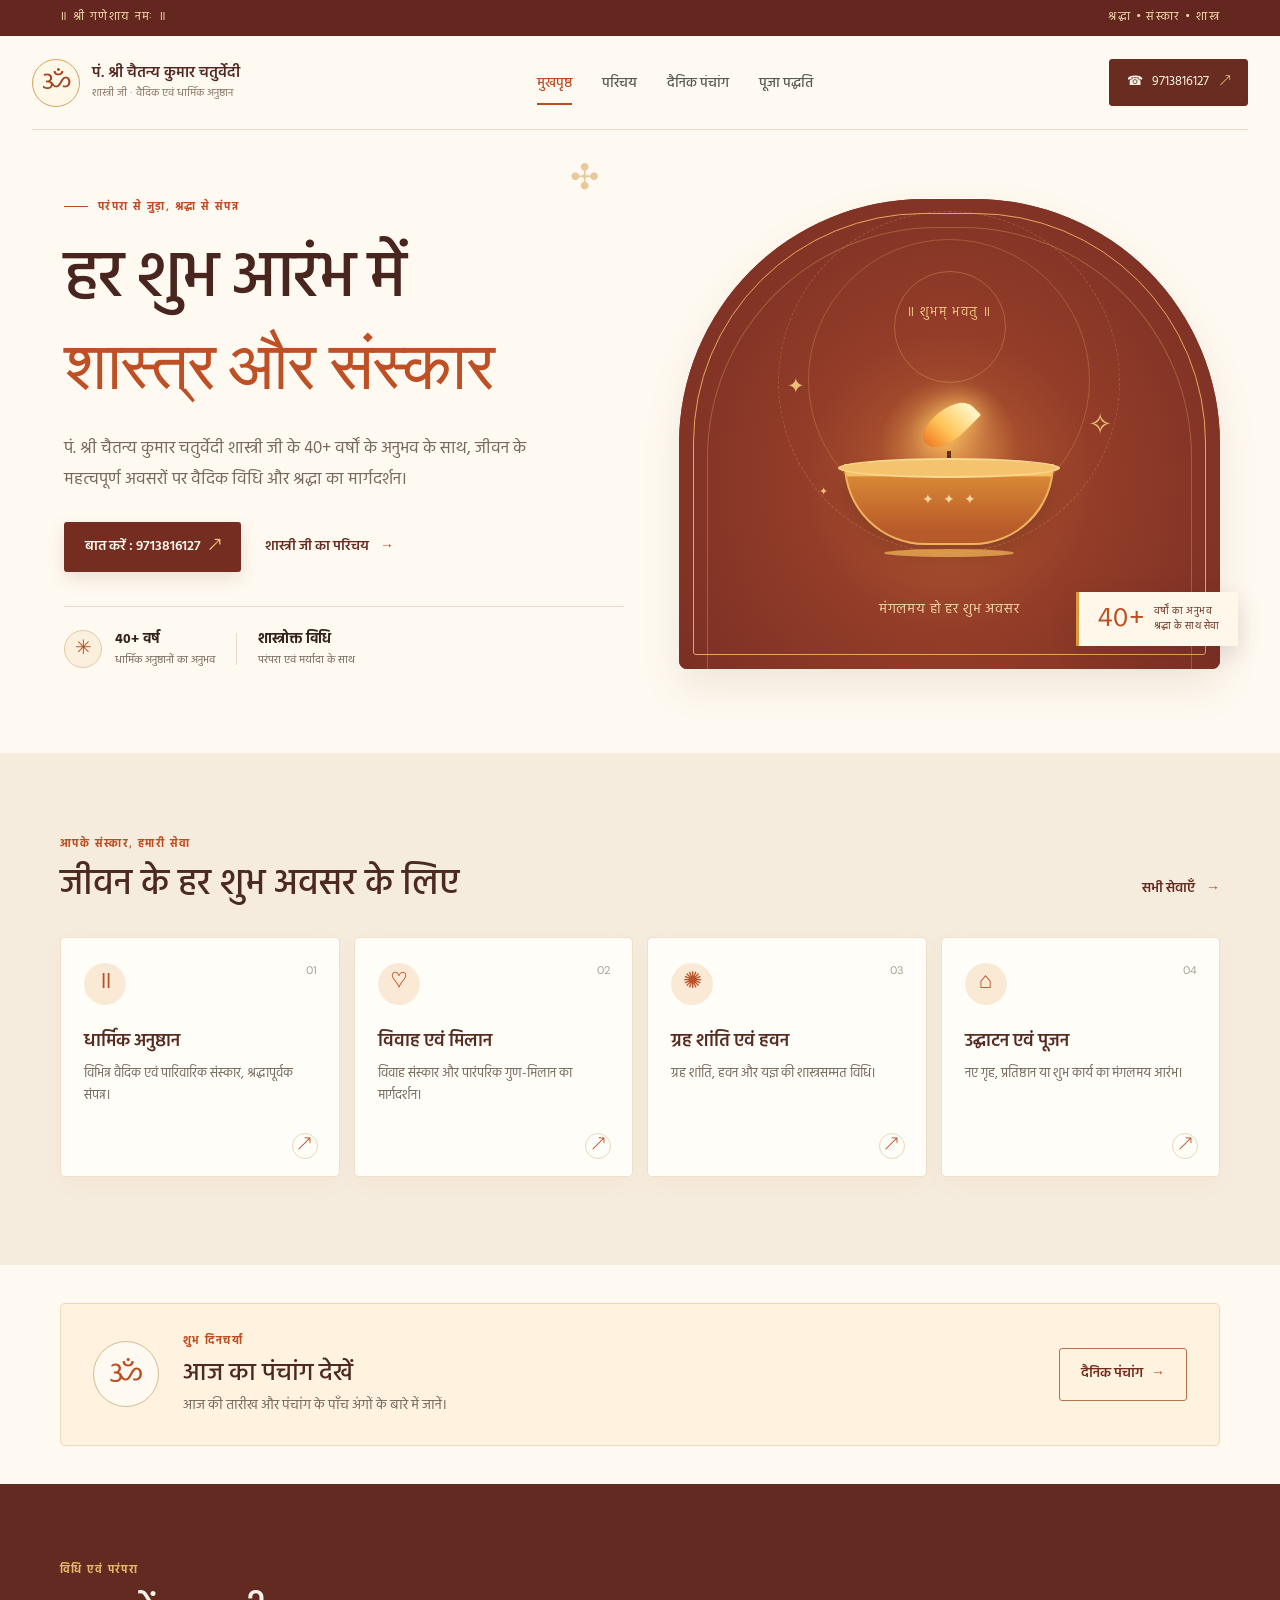
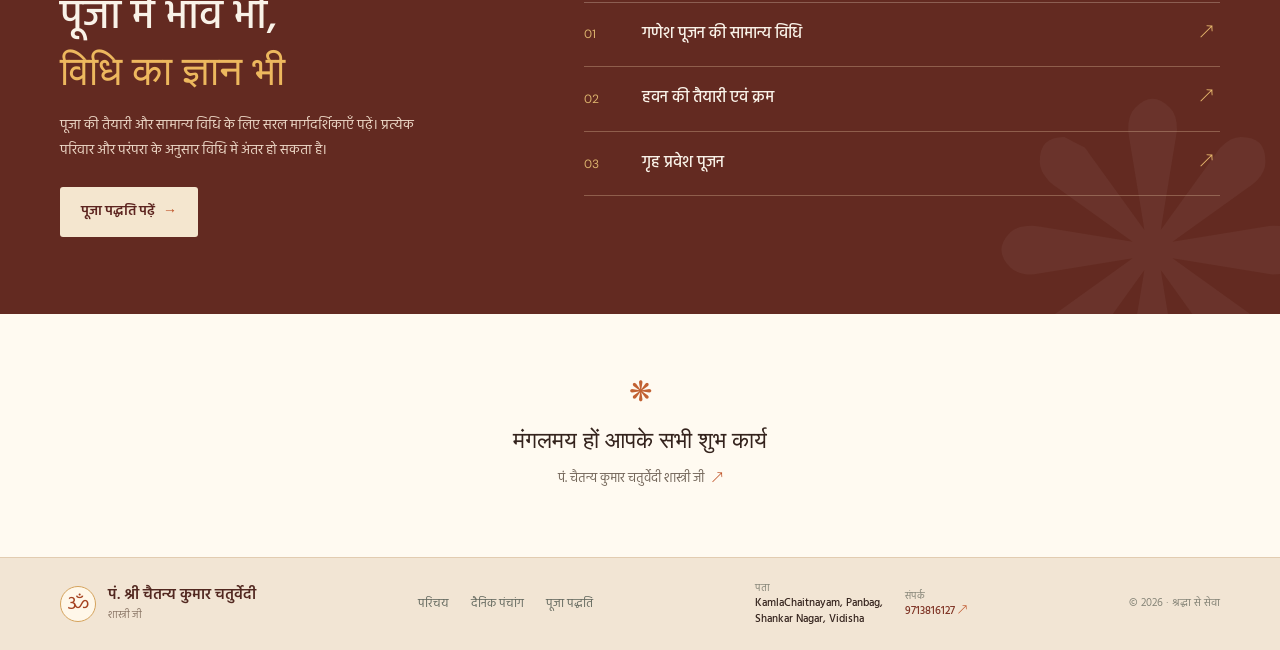
<file: index.html>
<!doctype html>
<html lang="hi">
<head>
  <meta charset="utf-8">
  <meta name="viewport" content="width=device-width, initial-scale=1">
  <meta name="theme-color" content="#f8f4eb">
  <meta name="description" content="पं. श्री चैतन्य कुमार चतुर्वेदी शास्त्री जी — 40+ वर्षों का वैदिक एवं धार्मिक अनुष्ठानों का अनुभव।">
  <title>पं. श्री चैतन्य कुमार चतुर्वेदी शास्त्री जी | वैदिक अनुष्ठान</title>
  <link rel="preconnect" href="https://fonts.googleapis.com">
  <link rel="preconnect" href="https://fonts.gstatic.com" crossorigin>
  <link href="https://fonts.googleapis.com/css2?family=DM+Sans:wght@400;500;600;700&family=Hind:wght@400;500;600;700&family=Playfair+Display:wght@500;600&display=swap" rel="stylesheet">
  <link rel="stylesheet" href="styles.css">
  <script src="script.js" defer></script>
</head>
<body>
  <div class="topline"><span>॥ श्री गणेशाय नमः ॥</span><span>श्रद्धा • संस्कार • शास्त्र</span></div>
  <header class="site-header">
    <a class="brand" href="index.html" aria-label="मुखपृष्ठ">
      <span class="brand-mark" aria-hidden="true">ॐ</span>
      <span><strong>पं. श्री चैतन्य कुमार चतुर्वेदी</strong><small>शास्त्री जी · वैदिक एवं धार्मिक अनुष्ठान</small></span>
    </a>
    <button class="menu-toggle" aria-label="मेनू खोलें" aria-expanded="false">☰</button>
    <nav class="nav-links" aria-label="मुख्य नेविगेशन">
      <a class="active" href="index.html">मुखपृष्ठ</a><a href="about.html">परिचय</a><a href="panchang.html">दैनिक पंचांग</a><a href="pooja.html">पूजा पद्धति</a>
    </nav>
    <a class="nav-cta" href="tel:9713816127">☎ &nbsp; 9713816127 <span>↗</span></a>
  </header>
  <main>
    <section class="hero wrap">
      <div class="hero-copy">
        <div class="eyebrow"><span class="eyebrow-line"></span> परंपरा से जुड़ा, श्रद्धा से संपन्न</div>
        <h1>हर शुभ आरंभ में<br><em>शास्त्र और संस्कार</em></h1>
        <p class="hero-intro">पं. श्री चैतन्य कुमार चतुर्वेदी शास्त्री जी के 40+ वर्षों के अनुभव के साथ, जीवन के महत्वपूर्ण अवसरों पर वैदिक विधि और श्रद्धा का मार्गदर्शन।</p>
        <div class="hero-actions"><a class="button button-dark" href="tel:9713816127">बात करें : 9713816127 <span>↗</span></a><a class="text-link" href="about.html">शास्त्री जी का परिचय <span>→</span></a></div>
        <div class="hero-note"><span class="note-icon">✳</span><span><strong>40+ वर्ष</strong><small>धार्मिक अनुष्ठानों का अनुभव</small></span><i></i><span><strong>शास्त्रोक्त विधि</strong><small>परंपरा एवं मर्यादा के साथ</small></span></div>
      </div>
      <div class="hero-art" role="img" aria-label="जलते हुए दीपक और मंदिर के तोरण की कलात्मक सज्जा">
        <div class="art-frame"><div class="arch-lines"></div><span class="art-star star-one">✦</span><span class="art-star star-two">✧</span><span class="art-star star-three">✦</span><div class="art-top">॥ शुभम् भवतु ॥</div><div class="flame-glow"></div><div class="diya-flame"></div><div class="diya-wick"></div><div class="diya-bowl"><span>✦ &nbsp; ✦ &nbsp; ✦</span></div><div class="diya-base"></div><div class="art-bottom">मंगलमय हो हर शुभ अवसर</div></div>
        <div class="art-caption"><span>४०+</span><small>वर्षों का अनुभव<br>श्रद्धा के साथ सेवा</small></div>
      </div>
    </section>
    <section class="service-band" id="services"><div class="wrap">
      <div class="section-heading"><div><div class="eyebrow">आपके संस्कार, हमारी सेवा</div><h2>जीवन के हर शुभ अवसर के लिए</h2></div><a class="text-link" href="about.html#services">सभी सेवाएँ <span>→</span></a></div>
      <div class="service-grid">
        <a href="about.html#services" class="service-card"><span class="service-icon">॥</span><span class="service-number">01</span><h3>धार्मिक अनुष्ठान</h3><p>विभिन्न वैदिक एवं पारिवारिक संस्कार, श्रद्धापूर्वक संपन्न।</p><span class="card-arrow">↗</span></a>
        <a href="about.html#services" class="service-card"><span class="service-icon">♡</span><span class="service-number">02</span><h3>विवाह एवं मिलान</h3><p>विवाह संस्कार और पारंपरिक गुण-मिलान का मार्गदर्शन।</p><span class="card-arrow">↗</span></a>
        <a href="about.html#services" class="service-card"><span class="service-icon">✺</span><span class="service-number">03</span><h3>ग्रह शांति एवं हवन</h3><p>ग्रह शांति, हवन और यज्ञ की शास्त्रसम्मत विधि।</p><span class="card-arrow">↗</span></a>
        <a href="about.html#services" class="service-card"><span class="service-icon">⌂</span><span class="service-number">04</span><h3>उद्घाटन एवं पूजन</h3><p>नए गृह, प्रतिष्ठान या शुभ कार्य का मंगलमय आरंभ।</p><span class="card-arrow">↗</span></a>
      </div>
    </div></section>
    <section class="wisdom wrap"><div class="wisdom-symbol">ॐ</div><div><div class="eyebrow">शुभ दिनचर्या</div><h2>आज का पंचांग देखें</h2><p>आज की तारीख और पंचांग के पाँच अंगों के बारे में जानें।</p></div><a class="button button-outline" href="panchang.html">दैनिक पंचांग <span>→</span></a></section>
    <section class="guide-preview"><div class="wrap guide-inner"><div><div class="eyebrow">विधि एवं परंपरा</div><h2>पूजा में भाव भी,<br><em>विधि का ज्ञान भी</em></h2><p>पूजा की तैयारी और सामान्य विधि के लिए सरल मार्गदर्शिकाएँ पढ़ें। प्रत्येक परिवार और परंपरा के अनुसार विधि में अंतर हो सकता है।</p><a class="button button-light" href="pooja.html">पूजा पद्धति पढ़ें <span>→</span></a></div><div class="guide-list"><a href="pooja.html#ganesh"><span>01</span><strong>गणेश पूजन की सामान्य विधि</strong><b>↗</b></a><a href="pooja.html#havan"><span>02</span><strong>हवन की तैयारी एवं क्रम</strong><b>↗</b></a><a href="pooja.html#griha"><span>03</span><strong>गृह प्रवेश पूजन</strong><b>↗</b></a></div></div></section>
    <section class="closing wrap"><div class="closing-flower">❋</div><p>मंगलमय हों आपके सभी शुभ कार्य</p><a href="about.html">पं. चैतन्य कुमार चतुर्वेदी शास्त्री जी <span>↗</span></a></section>
  </main>
  <footer class="footer"><div class="wrap footer-inner"><a class="brand footer-brand" href="index.html"><span class="brand-mark">ॐ</span><span><strong>पं. श्री चैतन्य कुमार चतुर्वेदी</strong><small>शास्त्री जी</small></span></a><div class="footer-links"><a href="about.html">परिचय</a><a href="panchang.html">दैनिक पंचांग</a><a href="pooja.html">पूजा पद्धति</a></div><div class="footer-contact"><span><small>पता</small><strong>KamlaChaitnayam, Panbag,<br>Shankar Nagar, Vidisha</strong></span><span><small>संपर्क</small><a href="tel:9713816127">9713816127 <b>↗</b></a></span></div><small>© <span data-year></span> · श्रद्धा से सेवा</small></div></footer>
</body>
</html>
</file>
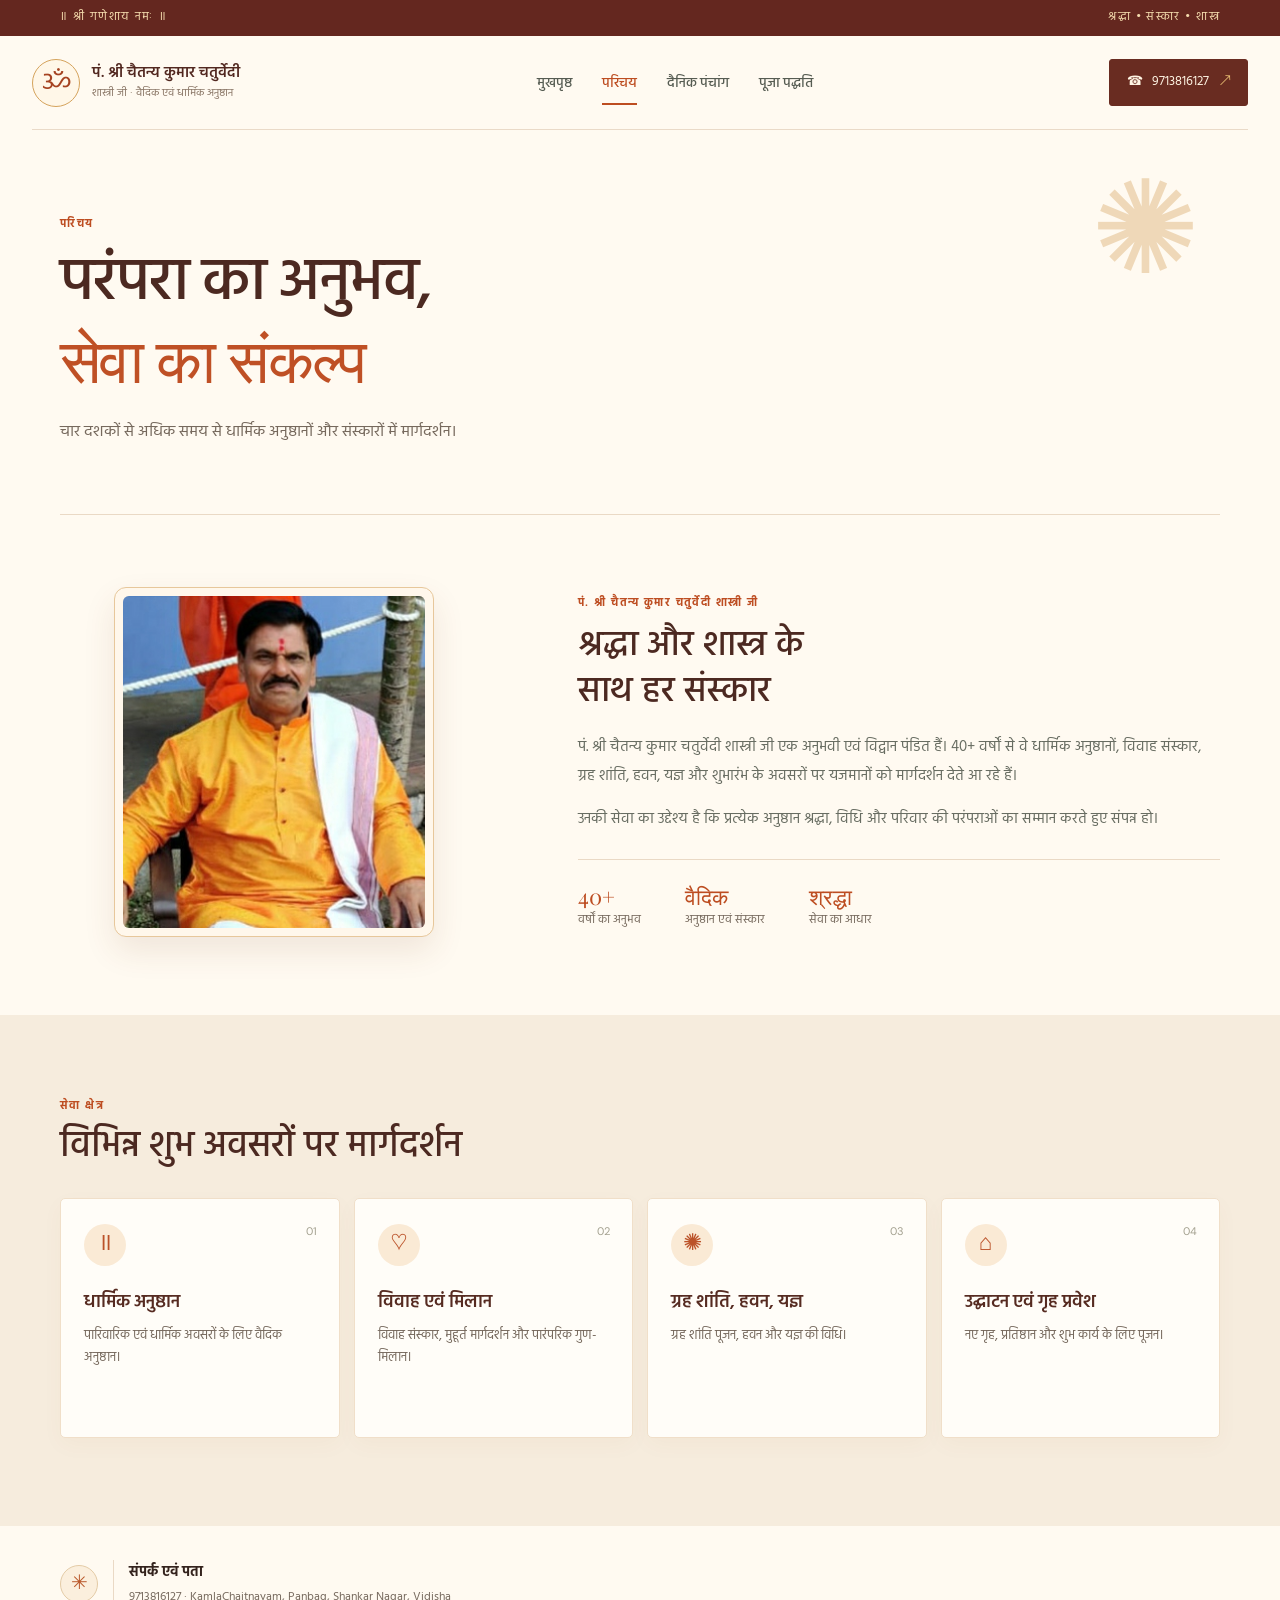
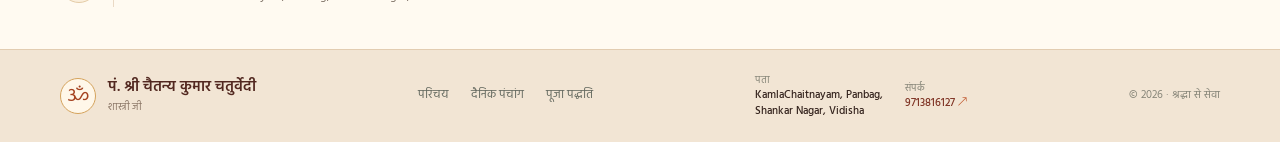
<file: about.html>
<!doctype html><html lang="hi"><head><meta charset="utf-8"><meta name="viewport" content="width=device-width, initial-scale=1"><meta name="theme-color" content="#f8f4eb"><title>परिचय | पं. श्री चैतन्य कुमार चतुर्वेदी शास्त्री जी</title><link rel="preconnect" href="https://fonts.googleapis.com"><link rel="preconnect" href="https://fonts.gstatic.com" crossorigin><link href="https://fonts.googleapis.com/css2?family=DM+Sans:wght@400;500;600;700&family=Hind:wght@400;500;600;700&family=Playfair+Display:wght@500;600&display=swap" rel="stylesheet"><link rel="stylesheet" href="styles.css"><script src="script.js" defer></script></head><body>
<div class="topline"><span>॥ श्री गणेशाय नमः ॥</span><span>श्रद्धा • संस्कार • शास्त्र</span></div><header class="site-header"><a class="brand" href="index.html"><span class="brand-mark">ॐ</span><span><strong>पं. श्री चैतन्य कुमार चतुर्वेदी</strong><small>शास्त्री जी · वैदिक एवं धार्मिक अनुष्ठान</small></span></a><button class="menu-toggle" aria-label="मेनू खोलें" aria-expanded="false">☰</button><nav class="nav-links" aria-label="मुख्य नेविगेशन"><a href="index.html">मुखपृष्ठ</a><a class="active" href="about.html">परिचय</a><a href="panchang.html">दैनिक पंचांग</a><a href="pooja.html">पूजा पद्धति</a></nav><a class="nav-cta" href="tel:9713816127">☎ &nbsp; 9713816127 <span>↗</span></a></header>
<main><section class="page-hero wrap"><div class="eyebrow">परिचय</div><h1>परंपरा का अनुभव,<br><em>सेवा का संकल्प</em></h1><p>चार दशकों से अधिक समय से धार्मिक अनुष्ठानों और संस्कारों में मार्गदर्शन।</p></section><section class="about-main wrap">
      <figure class="portrait-frame about-portrait">
        <div class="portrait-crop">
          <img src="pandit-chaitanya.png" width="417" height="700" alt="पं. श्री चैतन्य कुमार चतुर्वेदी शास्त्री जी">
        </div>
      </figure>
      <div class="about-copy"><div class="eyebrow">पं. श्री चैतन्य कुमार चतुर्वेदी शास्त्री जी</div><h2>श्रद्धा और शास्त्र के<br>साथ हर संस्कार</h2><p>पं. श्री चैतन्य कुमार चतुर्वेदी शास्त्री जी एक अनुभवी एवं विद्वान पंडित हैं। 40+ वर्षों से वे धार्मिक अनुष्ठानों, विवाह संस्कार, ग्रह शांति, हवन, यज्ञ और शुभारंभ के अवसरों पर यजमानों को मार्गदर्शन देते आ रहे हैं।</p><p>उनकी सेवा का उद्देश्य है कि प्रत्येक अनुष्ठान श्रद्धा, विधि और परिवार की परंपराओं का सम्मान करते हुए संपन्न हो।</p><div class="about-facts"><div><strong>40+</strong><span>वर्षों का अनुभव</span></div><div><strong>वैदिक</strong><span>अनुष्ठान एवं संस्कार</span></div><div><strong>श्रद्धा</strong><span>सेवा का आधार</span></div></div></div></section><section class="service-band" id="services"><div class="wrap"><div class="section-heading"><div><div class="eyebrow">सेवा क्षेत्र</div><h2>विभिन्न शुभ अवसरों पर मार्गदर्शन</h2></div></div><div class="service-grid"><article class="service-card"><span class="service-icon">॥</span><span class="service-number">01</span><h3>धार्मिक अनुष्ठान</h3><p>पारिवारिक एवं धार्मिक अवसरों के लिए वैदिक अनुष्ठान।</p></article><article class="service-card"><span class="service-icon">♡</span><span class="service-number">02</span><h3>विवाह एवं मिलान</h3><p>विवाह संस्कार, मुहूर्त मार्गदर्शन और पारंपरिक गुण-मिलान।</p></article><article class="service-card"><span class="service-icon">✺</span><span class="service-number">03</span><h3>ग्रह शांति, हवन, यज्ञ</h3><p>ग्रह शांति पूजन, हवन और यज्ञ की विधि।</p></article><article class="service-card"><span class="service-icon">⌂</span><span class="service-number">04</span><h3>उद्घाटन एवं गृह प्रवेश</h3><p>नए गृह, प्रतिष्ठान और शुभ कार्य के लिए पूजन।</p></article></div></div></section><section class="contact-note wrap"><span class="note-icon">✳</span><div><strong>संपर्क एवं पता</strong><p><a href="tel:9713816127">9713816127</a> · KamlaChaitnayam, Panbag, Shankar Nagar, Vidisha</p></div></section></main><footer class="footer"><div class="wrap footer-inner"><a class="brand footer-brand" href="index.html"><span class="brand-mark">ॐ</span><span><strong>पं. श्री चैतन्य कुमार चतुर्वेदी</strong><small>शास्त्री जी</small></span></a><div class="footer-links"><a href="about.html">परिचय</a><a href="panchang.html">दैनिक पंचांग</a><a href="pooja.html">पूजा पद्धति</a></div><div class="footer-contact"><span><small>पता</small><strong>KamlaChaitnayam, Panbag,<br>Shankar Nagar, Vidisha</strong></span><span><small>संपर्क</small><a href="tel:9713816127">9713816127 <b>↗</b></a></span></div><small>© <span data-year></span> · श्रद्धा से सेवा</small></div></footer></body></html>
</file>
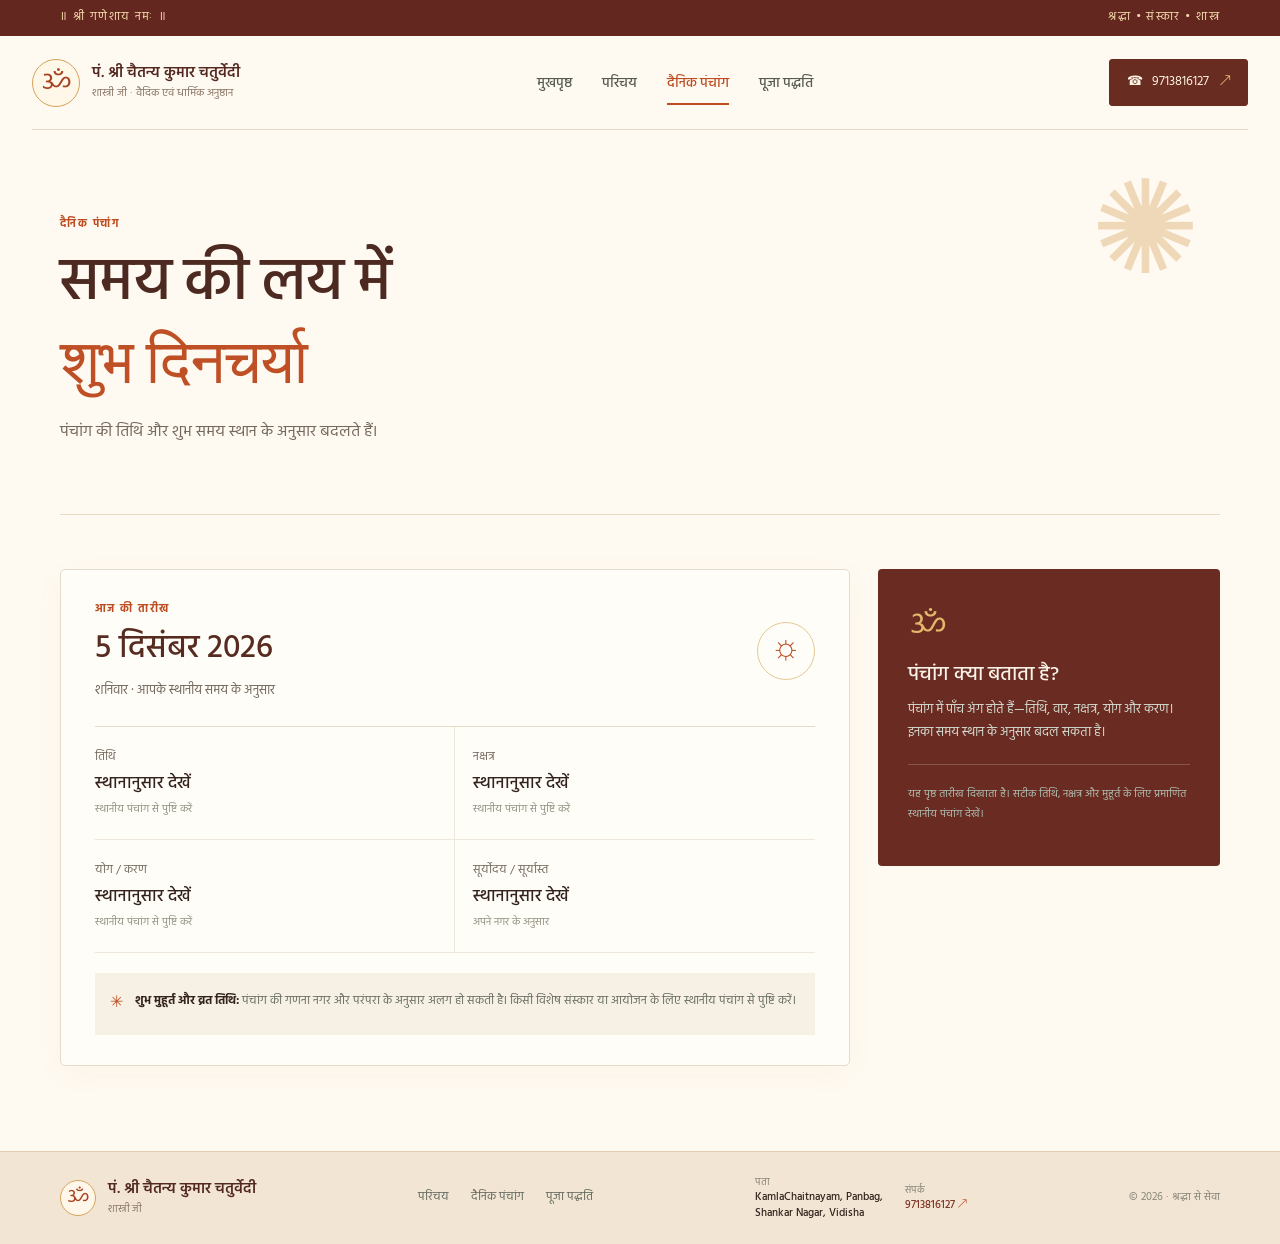
<file: panchang.html>
<!doctype html><html lang="hi"><head><meta charset="utf-8"><meta name="viewport" content="width=device-width, initial-scale=1"><meta name="theme-color" content="#f8f4eb"><title>दैनिक पंचांग | पं. श्री चैतन्य कुमार चतुर्वेदी शास्त्री जी</title><link rel="preconnect" href="https://fonts.googleapis.com"><link rel="preconnect" href="https://fonts.gstatic.com" crossorigin><link href="https://fonts.googleapis.com/css2?family=DM+Sans:wght@400;500;600;700&family=Hind:wght@400;500;600;700&family=Playfair+Display:wght@500;600&display=swap" rel="stylesheet"><link rel="stylesheet" href="styles.css"><script src="script.js" defer></script></head><body>
<div class="topline"><span>॥ श्री गणेशाय नमः ॥</span><span>श्रद्धा • संस्कार • शास्त्र</span></div><header class="site-header"><a class="brand" href="index.html"><span class="brand-mark">ॐ</span><span><strong>पं. श्री चैतन्य कुमार चतुर्वेदी</strong><small>शास्त्री जी · वैदिक एवं धार्मिक अनुष्ठान</small></span></a><button class="menu-toggle" aria-label="मेनू खोलें" aria-expanded="false">☰</button><nav class="nav-links" aria-label="मुख्य नेविगेशन"><a href="index.html">मुखपृष्ठ</a><a href="about.html">परिचय</a><a class="active" href="panchang.html">दैनिक पंचांग</a><a href="pooja.html">पूजा पद्धति</a></nav><a class="nav-cta" href="tel:9713816127">☎ &nbsp; 9713816127 <span>↗</span></a></header>
<main><section class="page-hero wrap"><div class="eyebrow">दैनिक पंचांग</div><h1>समय की लय में<br><em>शुभ दिनचर्या</em></h1><p>पंचांग की तिथि और शुभ समय स्थान के अनुसार बदलते हैं।</p></section><section class="panchang-wrap wrap"><div class="panchang-card"><div class="panchang-top"><div><span class="eyebrow">आज की तारीख</span><h2 id="today-date">आज</h2><p id="today-day">स्थान के अनुसार पंचांग बदल सकता है</p></div><div class="sun-icon">☼</div></div><div class="panchang-grid"><div class="panchang-item"><span>तिथि</span><strong>स्थानानुसार देखें</strong><small>स्थानीय पंचांग से पुष्टि करें</small></div><div class="panchang-item"><span>नक्षत्र</span><strong>स्थानानुसार देखें</strong><small>स्थानीय पंचांग से पुष्टि करें</small></div><div class="panchang-item"><span>योग / करण</span><strong>स्थानानुसार देखें</strong><small>स्थानीय पंचांग से पुष्टि करें</small></div><div class="panchang-item"><span>सूर्योदय / सूर्यास्त</span><strong>स्थानानुसार देखें</strong><small>अपने नगर के अनुसार</small></div></div><div class="panchang-disclaimer"><span>✳</span><p><strong>शुभ मुहूर्त और व्रत तिथि:</strong> पंचांग की गणना नगर और परंपरा के अनुसार अलग हो सकती है। किसी विशेष संस्कार या आयोजन के लिए स्थानीय पंचांग से पुष्टि करें।</p></div></div><aside class="panchang-aside"><span class="aside-om">ॐ</span><h3>पंचांग क्या बताता है?</h3><p>पंचांग में पाँच अंग होते हैं—तिथि, वार, नक्षत्र, योग और करण। इनका समय स्थान के अनुसार बदल सकता है।</p><div class="aside-rule"></div><p class="muted">यह पृष्ठ तारीख दिखाता है। सटीक तिथि, नक्षत्र और मुहूर्त के लिए प्रमाणित स्थानीय पंचांग देखें।</p></aside></section></main><footer class="footer"><div class="wrap footer-inner"><a class="brand footer-brand" href="index.html"><span class="brand-mark">ॐ</span><span><strong>पं. श्री चैतन्य कुमार चतुर्वेदी</strong><small>शास्त्री जी</small></span></a><div class="footer-links"><a href="about.html">परिचय</a><a href="panchang.html">दैनिक पंचांग</a><a href="pooja.html">पूजा पद्धति</a></div><div class="footer-contact"><span><small>पता</small><strong>KamlaChaitnayam, Panbag,<br>Shankar Nagar, Vidisha</strong></span><span><small>संपर्क</small><a href="tel:9713816127">9713816127 <b>↗</b></a></span></div><small>© <span data-year></span> · श्रद्धा से सेवा</small></div></footer></body></html>
</file>
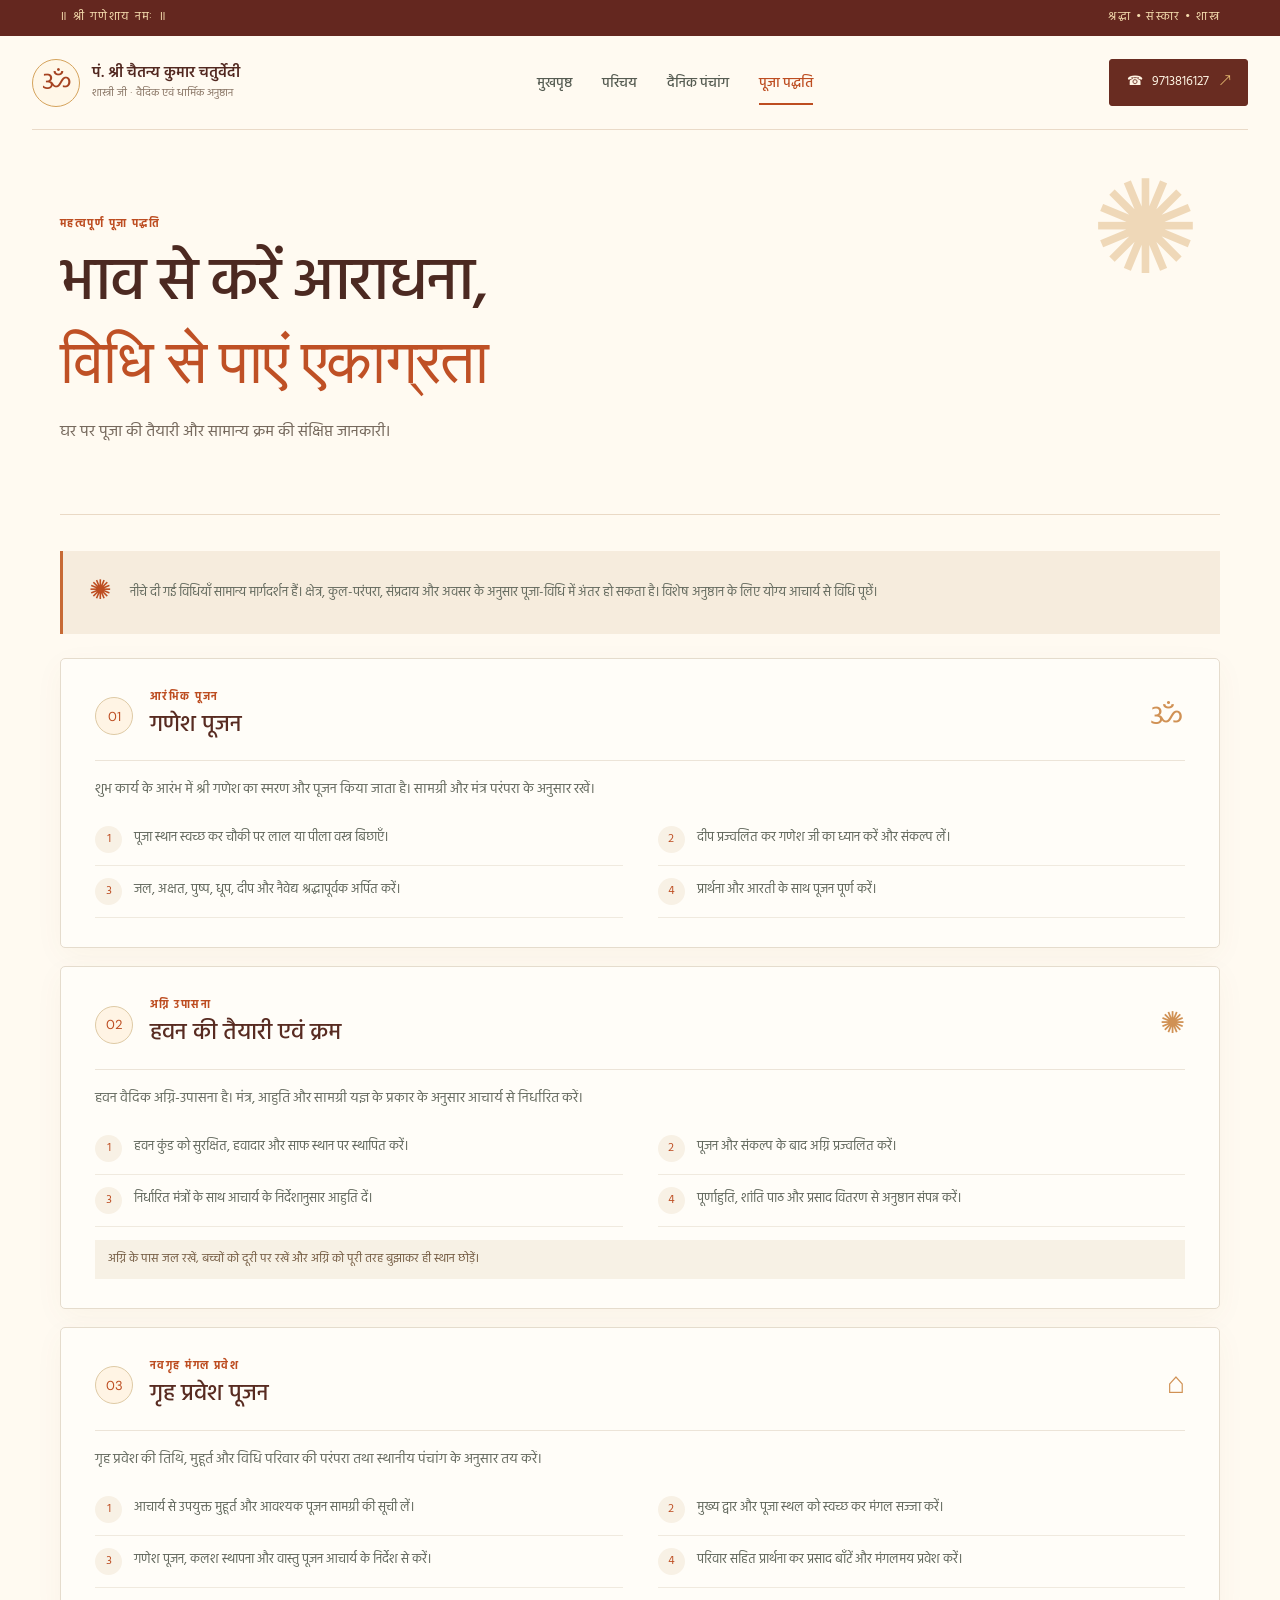
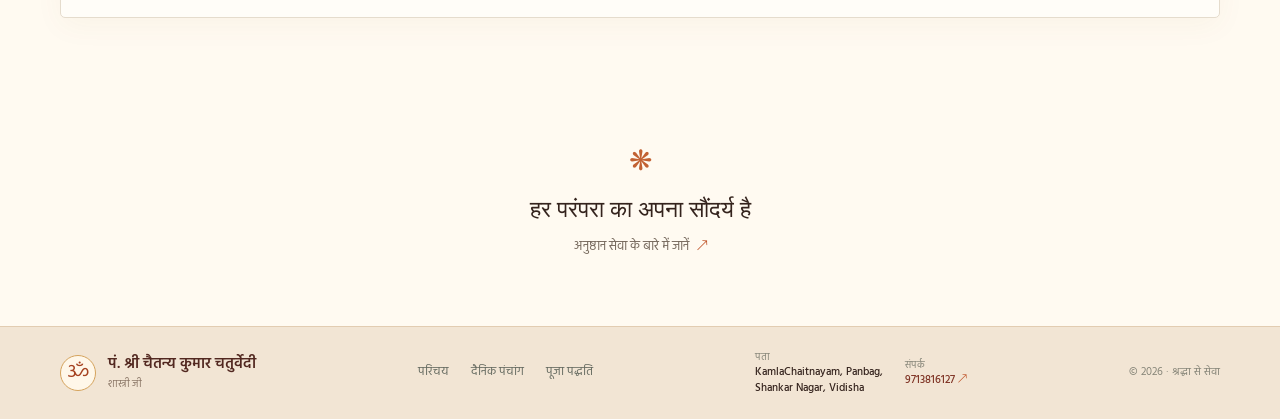
<file: pooja.html>
<!doctype html><html lang="hi"><head><meta charset="utf-8"><meta name="viewport" content="width=device-width, initial-scale=1"><meta name="theme-color" content="#f8f4eb"><title>महत्वपूर्ण पूजा पद्धति | पं. श्री चैतन्य कुमार चतुर्वेदी शास्त्री जी</title><link rel="preconnect" href="https://fonts.googleapis.com"><link rel="preconnect" href="https://fonts.gstatic.com" crossorigin><link href="https://fonts.googleapis.com/css2?family=DM+Sans:wght@400;500;600;700&family=Hind:wght@400;500;600;700&family=Playfair+Display:wght@500;600&display=swap" rel="stylesheet"><link rel="stylesheet" href="styles.css"><script src="script.js" defer></script></head><body>
<div class="topline"><span>॥ श्री गणेशाय नमः ॥</span><span>श्रद्धा • संस्कार • शास्त्र</span></div><header class="site-header"><a class="brand" href="index.html"><span class="brand-mark">ॐ</span><span><strong>पं. श्री चैतन्य कुमार चतुर्वेदी</strong><small>शास्त्री जी · वैदिक एवं धार्मिक अनुष्ठान</small></span></a><button class="menu-toggle" aria-label="मेनू खोलें" aria-expanded="false">☰</button><nav class="nav-links" aria-label="मुख्य नेविगेशन"><a href="index.html">मुखपृष्ठ</a><a href="about.html">परिचय</a><a href="panchang.html">दैनिक पंचांग</a><a class="active" href="pooja.html">पूजा पद्धति</a></nav><a class="nav-cta" href="tel:9713816127">☎ &nbsp; 9713816127 <span>↗</span></a></header>
<main><section class="page-hero wrap"><div class="eyebrow">महत्वपूर्ण पूजा पद्धति</div><h1>भाव से करें आराधना,<br><em>विधि से पाएं एकाग्रता</em></h1><p>घर पर पूजा की तैयारी और सामान्य क्रम की संक्षिप्त जानकारी।</p></section><section class="pooja-intro wrap"><div class="intro-symbol">✺</div><p>नीचे दी गई विधियाँ सामान्य मार्गदर्शन हैं। क्षेत्र, कुल-परंपरा, संप्रदाय और अवसर के अनुसार पूजा-विधि में अंतर हो सकता है। विशेष अनुष्ठान के लिए योग्य आचार्य से विधि पूछें।</p></section><section class="pooja-list wrap">
<article class="pooja-card" id="ganesh"><div class="pooja-card-head"><span class="pooja-no">01</span><div><div class="eyebrow">आरंभिक पूजन</div><h2>गणेश पूजन</h2></div><span class="pooja-flower">ॐ</span></div><p>शुभ कार्य के आरंभ में श्री गणेश का स्मरण और पूजन किया जाता है। सामग्री और मंत्र परंपरा के अनुसार रखें।</p><div class="steps"><div><span>१</span><p>पूजा स्थान स्वच्छ कर चौकी पर लाल या पीला वस्त्र बिछाएँ।</p></div><div><span>२</span><p>दीप प्रज्वलित कर गणेश जी का ध्यान करें और संकल्प लें।</p></div><div><span>३</span><p>जल, अक्षत, पुष्प, धूप, दीप और नैवेद्य श्रद्धापूर्वक अर्पित करें।</p></div><div><span>४</span><p>प्रार्थना और आरती के साथ पूजन पूर्ण करें।</p></div></div></article>
<article class="pooja-card" id="havan"><div class="pooja-card-head"><span class="pooja-no">02</span><div><div class="eyebrow">अग्नि उपासना</div><h2>हवन की तैयारी एवं क्रम</h2></div><span class="pooja-flower">✺</span></div><p>हवन वैदिक अग्नि-उपासना है। मंत्र, आहुति और सामग्री यज्ञ के प्रकार के अनुसार आचार्य से निर्धारित करें।</p><div class="steps"><div><span>१</span><p>हवन कुंड को सुरक्षित, हवादार और साफ स्थान पर स्थापित करें।</p></div><div><span>२</span><p>पूजन और संकल्प के बाद अग्नि प्रज्वलित करें।</p></div><div><span>३</span><p>निर्धारित मंत्रों के साथ आचार्य के निर्देशानुसार आहुति दें।</p></div><div><span>४</span><p>पूर्णाहुति, शांति पाठ और प्रसाद वितरण से अनुष्ठान संपन्न करें।</p></div></div><div class="safety-note">अग्नि के पास जल रखें, बच्चों को दूरी पर रखें और अग्नि को पूरी तरह बुझाकर ही स्थान छोड़ें।</div></article>
<article class="pooja-card" id="griha"><div class="pooja-card-head"><span class="pooja-no">03</span><div><div class="eyebrow">नवगृह मंगल प्रवेश</div><h2>गृह प्रवेश पूजन</h2></div><span class="pooja-flower">⌂</span></div><p>गृह प्रवेश की तिथि, मुहूर्त और विधि परिवार की परंपरा तथा स्थानीय पंचांग के अनुसार तय करें।</p><div class="steps"><div><span>१</span><p>आचार्य से उपयुक्त मुहूर्त और आवश्यक पूजन सामग्री की सूची लें।</p></div><div><span>२</span><p>मुख्य द्वार और पूजा स्थल को स्वच्छ कर मंगल सज्जा करें।</p></div><div><span>३</span><p>गणेश पूजन, कलश स्थापना और वास्तु पूजन आचार्य के निर्देश से करें।</p></div><div><span>४</span><p>परिवार सहित प्रार्थना कर प्रसाद बाँटें और मंगलमय प्रवेश करें।</p></div></div></article></section><section class="closing wrap"><div class="closing-flower">❋</div><p>हर परंपरा का अपना सौंदर्य है</p><a href="about.html">अनुष्ठान सेवा के बारे में जानें <span>↗</span></a></section></main><footer class="footer"><div class="wrap footer-inner"><a class="brand footer-brand" href="index.html"><span class="brand-mark">ॐ</span><span><strong>पं. श्री चैतन्य कुमार चतुर्वेदी</strong><small>शास्त्री जी</small></span></a><div class="footer-links"><a href="about.html">परिचय</a><a href="panchang.html">दैनिक पंचांग</a><a href="pooja.html">पूजा पद्धति</a></div><div class="footer-contact"><span><small>पता</small><strong>KamlaChaitnayam, Panbag,<br>Shankar Nagar, Vidisha</strong></span><span><small>संपर्क</small><a href="tel:9713816127">9713816127 <b>↗</b></a></span></div><small>© <span data-year></span> · श्रद्धा से सेवा</small></div></footer></body></html>
</file>
<file: styles.css>
:root{--paper:#f8f4eb;--paper2:#f1eadb;--ink:#272d25;--muted:#727668;--saffron:#c26d37;--saffron2:#e4a35d;--green:#29473a;--green2:#365a48;--line:#dcd3c3;--white:#fffcf6;--serif:'Playfair Display',Georgia,serif;--sans:'Hind','Noto Sans Devanagari',sans-serif;--latin:'DM Sans',sans-serif}*{box-sizing:border-box}html{scroll-behavior:smooth}body{margin:0;background:var(--paper);color:var(--ink);font-family:var(--sans);font-size:16px;line-height:1.6}a{color:inherit;text-decoration:none}.wrap{width:min(1160px,calc(100% - 64px));margin:0 auto}.topline{height:34px;padding:0 max(32px,calc((100% - 1160px)/2));display:flex;align-items:center;justify-content:space-between;background:var(--green);color:#f4e4ca;font-size:12px;letter-spacing:.08em}.site-header{position:relative;z-index:5;width:min(1280px,calc(100% - 64px));height:88px;margin:auto;display:flex;align-items:center;justify-content:space-between;border-bottom:1px solid var(--line)}.brand{display:flex;align-items:center;gap:12px;line-height:1.25}.brand-mark{height:42px;width:42px;border:1px solid #d8b27e;border-radius:50%;display:grid;place-items:center;color:var(--saffron);font-size:24px}.brand strong{font-size:15px;font-weight:600;display:block}.brand small{display:block;margin-top:4px;color:var(--muted);font-size:11px}.nav-links{display:flex;align-items:center;gap:30px;font-size:14px;color:#565c52}.nav-links a{padding:32px 0 28px;position:relative;white-space:nowrap}.nav-links a.active,.nav-links a:hover{color:var(--saffron)}.nav-links a.active:after{content:"";position:absolute;bottom:19px;left:0;width:100%;height:1px;background:var(--saffron)}.nav-cta{border:1px solid #c7b99f;padding:10px 16px;font-size:13px;white-space:nowrap}.nav-cta span,.button span,.text-link span{margin-left:8px;color:var(--saffron)}.menu-toggle{display:none;background:none;border:0;font-size:22px;color:var(--green)}.hero{display:grid;grid-template-columns:1.02fr .98fr;min-height:552px;align-items:center;gap:50px;padding-top:34px;padding-bottom:48px}.hero-copy{padding:20px 0 20px 4px}.eyebrow{display:flex;align-items:center;gap:10px;color:var(--saffron);font-family:var(--latin),var(--sans);font-size:11px;font-weight:700;letter-spacing:.13em;text-transform:uppercase}.eyebrow-line{width:24px;height:1px;background:var(--saffron)}h1,h2,h3,p{margin-top:0}.hero h1,.page-hero h1{font-size:clamp(46px,5vw,68px);line-height:1.19;letter-spacing:-.025em;font-weight:500;margin:24px 0 20px}.hero h1 em,.page-hero h1 em,.guide-inner h2 em{font-style:normal;color:var(--saffron);font-family:var(--serif);font-weight:500}.hero-intro{max-width:490px;color:#686d62;font-size:17px;line-height:1.85;margin-bottom:26px}.hero-actions{display:flex;align-items:center;gap:28px}.button{display:inline-flex;align-items:center;justify-content:center;padding:13px 20px;font-size:14px;transition:transform .2s,background .2s}.button:hover{transform:translateY(-2px)}.button-dark{background:var(--green);color:#fffaf0}.button-dark span{color:#e8b66c}.text-link{font-size:14px;color:var(--green);font-weight:600}.hero-note{display:flex;align-items:center;gap:13px;margin-top:42px}.note-icon{display:grid;place-items:center;width:38px;height:38px;border:1px solid #d6c49f;border-radius:50%;font-size:20px;color:var(--saffron)}.hero-note strong,.hero-note small{display:block}.hero-note strong{font-size:14px}.hero-note small{font-size:11px;color:var(--muted)}.hero-note i{height:32px;width:1px;background:var(--line);margin:0 8px}.hero-art{height:440px;position:relative;overflow:hidden;background:#e9dfcb;display:grid;place-items:center}.hero-art:before,.hero-art:after{content:"";position:absolute;border:1px solid rgba(95,92,62,.22);border-radius:50%;width:420px;height:420px}.hero-art:after{width:300px;height:300px}.art-sun{position:absolute;width:244px;height:244px;background:#d7a65f;border-radius:50%;top:60px;right:58px;opacity:.55}.mandala{position:absolute;border:1px solid rgba(76,80,54,.3);border-radius:50%;width:500px;height:500px;z-index:1}.mandala:before,.mandala:after{content:"";position:absolute;inset:34px;border:1px dashed rgba(76,80,54,.3);border-radius:50%}.mandala:after{inset:75px;border-style:solid}.mandala-two{width:360px;height:360px;transform:rotate(45deg);border-style:dashed}.art-quote{position:relative;z-index:2;margin-top:8px;text-align:center;color:var(--green);background:rgba(248,244,235,.62);border-radius:50%;height:220px;width:220px;display:flex;flex-direction:column;align-items:center;justify-content:center}.quote-mark{font-family:var(--serif);font-size:46px;line-height:.7;color:var(--saffron)}.art-quote p{font-size:32px;line-height:1.15;margin:4px 0 5px;font-weight:600}.art-quote small{font-size:12px;color:#69715a}.art-lotus{position:absolute;z-index:3;font-size:78px;color:#bd6d3d;left:14%;bottom:12%;transform:rotate(12deg);text-shadow:0 2px 18px #d9b273}.art-caption{position:absolute;right:0;bottom:0;background:var(--green);color:#f7ecd8;padding:8px 16px;font-size:11px;z-index:4;letter-spacing:.05em}.service-band{background:var(--paper2);padding:76px 0 82px}.section-heading{display:flex;align-items:end;justify-content:space-between;margin-bottom:28px}.section-heading h2,.wisdom h2,.about-copy h2{font-size:32px;line-height:1.3;font-weight:500;margin:9px 0 0}.section-heading .text-link{margin-bottom:8px}.service-grid{display:grid;grid-template-columns:repeat(4,1fr);gap:14px}.service-card{position:relative;min-height:230px;background:var(--white);padding:23px 22px;border:1px solid #ebe3d7;transition:transform .2s,border .2s}.service-card:hover{transform:translateY(-4px);border-color:#d1b487}.service-icon{display:grid;place-items:center;width:42px;height:42px;background:#f5eddf;color:var(--saffron);font-size:23px;border-radius:50%}.service-number{position:absolute;top:25px;right:22px;font:11px var(--latin);color:#a3a08f}.service-card h3{margin:23px 0 7px;font-size:18px;font-weight:600}.service-card p{color:var(--muted);font-size:13px;line-height:1.65;margin:0;max-width:230px}.card-arrow{position:absolute;right:21px;bottom:17px;color:var(--saffron)}.wisdom{display:flex;align-items:center;gap:24px;padding-top:58px;padding-bottom:58px}.wisdom-symbol{width:66px;height:66px;border:1px solid #d5bc91;border-radius:50%;display:grid;place-items:center;color:var(--saffron);font-size:31px;flex:none}.wisdom h2{font-size:25px}.wisdom p{color:var(--muted);margin:4px 0 0;font-size:14px}.button-outline{margin-left:auto;border:1px solid #b5aa94;color:var(--green)}.guide-preview{background:var(--green);color:#f9f2e8;padding:77px 0}.guide-inner{display:grid;grid-template-columns:.8fr 1.2fr;gap:100px;align-items:center}.guide-inner .eyebrow{color:#e6b96e}.guide-inner h2{font-size:41px;line-height:1.25;font-weight:500;margin:13px 0}.guide-inner h2 em{color:#e8b56c}.guide-inner p{color:#c8d0c3;max-width:390px;font-size:14px;line-height:1.8;margin-bottom:23px}.button-light{background:#f4e6cf;color:var(--green)}.button-light span{color:var(--saffron)}.guide-list{border-top:1px solid rgba(244,230,207,.28)}.guide-list a{display:grid;grid-template-columns:46px 1fr 20px;align-items:center;gap:12px;padding:19px 0;border-bottom:1px solid rgba(244,230,207,.28)}.guide-list a span{font:12px var(--latin);color:#dbb26d}.guide-list a strong{font-size:16px;font-weight:500}.guide-list a b{font-weight:400;color:#e7b86e}.closing{text-align:center;padding:58px 0 66px}.closing-flower{font-size:28px;color:var(--saffron)}.closing p{font-family:var(--serif);font-size:23px;margin:4px 0 8px}.closing>a{font-size:13px;color:var(--muted)}.closing>a span{color:var(--saffron);margin-left:5px}.footer{background:#eee8dc;border-top:1px solid var(--line);padding:22px 0}.footer-inner{display:flex;align-items:center;justify-content:space-between}.footer-brand .brand-mark{width:36px;height:36px;font-size:20px}.footer-brand strong{font-size:13px}.footer-brand small{font-size:10px}.footer-links{display:flex;gap:22px;font-size:12px;color:#64695f}.footer-inner>small{font-size:11px;color:#868578}.page-hero{padding:78px 0 62px;border-bottom:1px solid var(--line)}.page-hero h1{font-size:clamp(44px,5vw,62px);margin:15px 0}.page-hero p{color:var(--muted);font-size:16px;margin:0}.about-main{display:grid;grid-template-columns:.8fr 1.2fr;gap:90px;align-items:center;padding-top:72px;padding-bottom:78px}.about-seal{height:330px;display:grid;place-items:center;background:var(--paper2);position:relative;overflow:hidden}.about-seal:before,.about-seal:after{content:"";position:absolute;width:270px;height:270px;border:1px solid #d8c8a8;border-radius:50%}.about-seal:after{width:220px;height:220px;border-style:dashed}.seal-ring{position:relative;z-index:1;width:166px;height:166px;background:#f8f4eb;border:1px solid #d4bb8e;border-radius:50%;display:flex;flex-direction:column;align-items:center;justify-content:center;color:var(--saffron)}.seal-ring span{font-size:76px;line-height:1}.seal-ring small{font-size:11px;letter-spacing:.13em;color:var(--green)}.about-copy h2{font-size:35px;margin:13px 0 18px}.about-copy>p{font-size:15px;color:#686d62;line-height:1.9;max-width:630px}.about-facts{display:flex;border-top:1px solid var(--line);margin-top:25px;padding-top:21px;gap:44px}.about-facts div{display:flex;flex-direction:column}.about-facts strong{font:22px var(--serif);color:var(--saffron)}.about-facts span{font-size:12px;color:var(--muted)}.contact-note{display:flex;align-items:center;gap:15px;padding-top:34px;padding-bottom:42px}.contact-note>div{border-left:1px solid var(--line);padding-left:15px}.contact-note strong{font-size:14px}.contact-note p{font-size:12px;color:var(--muted);margin:2px 0 0}.panchang-wrap{display:grid;grid-template-columns:1.5fr .65fr;gap:28px;padding-top:54px;padding-bottom:85px}.panchang-card{background:var(--white);border:1px solid #e5dccd;padding:30px 34px}.panchang-top{display:flex;align-items:center;justify-content:space-between;padding-bottom:25px;border-bottom:1px solid var(--line)}.panchang-top h2{font-size:32px;font-weight:500;margin:6px 0}.panchang-top p{margin:0;color:var(--muted);font-size:13px}.sun-icon{height:58px;width:58px;border:1px solid #e3c995;border-radius:50%;display:grid;place-items:center;font-size:34px;color:var(--saffron)}.panchang-grid{display:grid;grid-template-columns:1fr 1fr}.panchang-item{padding:21px 18px;border-bottom:1px solid #eee7db}.panchang-item:nth-child(odd){border-right:1px solid #eee7db;padding-left:0}.panchang-item span,.panchang-item strong,.panchang-item small{display:block}.panchang-item span{font-size:12px;color:var(--muted)}.panchang-item strong{font-size:17px;font-weight:500;margin:3px 0}.panchang-item small{font-size:11px;color:#969384}.panchang-disclaimer{display:flex;gap:12px;padding:18px 15px;margin-top:20px;background:#f7f1e5;color:var(--saffron)}.panchang-disclaimer p{margin:0;font-size:12px;color:#686d62;line-height:1.7}.panchang-disclaimer strong{color:var(--ink)}.panchang-aside{padding:30px;background:var(--green);color:#f8f2e8;align-self:start}.aside-om{font-size:33px;color:#e4b86b}.panchang-aside h3{font-size:20px;font-weight:500;margin:7px 0}.panchang-aside p{font-size:13px;line-height:1.8;color:#d2d9ce}.panchang-aside .muted{color:#adbbae;font-size:11px}.aside-rule{height:1px;background:#ffffff32;margin:20px 0}.pooja-intro{display:flex;align-items:center;gap:18px;background:var(--paper2);padding:20px 26px;margin-top:36px}.intro-symbol{font-size:27px;color:var(--saffron)}.pooja-intro p{font-size:13px;color:#666c60;margin:0;line-height:1.8}.pooja-list{display:grid;grid-template-columns:1fr;gap:18px;padding-top:24px;padding-bottom:65px}.pooja-card{background:var(--white);border:1px solid #e5dccd;padding:29px 34px}.pooja-card-head{display:flex;align-items:center;gap:17px;padding-bottom:16px;border-bottom:1px solid #ece4d8}.pooja-no{font:13px var(--latin);color:var(--saffron);width:38px;height:38px;border:1px solid #decaa5;border-radius:50%;display:grid;place-items:center}.pooja-card-head h2{font-size:23px;font-weight:500;margin:2px 0 0}.pooja-flower{margin-left:auto;font-size:30px;color:#d09154}.pooja-card>p{font-size:14px;color:#686d62;line-height:1.8;margin:16px 0 12px}.steps{display:grid;grid-template-columns:1fr 1fr;column-gap:35px}.steps>div{display:flex;gap:12px;padding:12px 0;border-bottom:1px solid #f0eadf}.steps>div>span{display:grid;place-items:center;color:var(--saffron);background:#f8f1e5;width:27px;height:27px;flex:none;border-radius:50%;font-size:12px}.steps p{margin:1px 0 0;color:#63695e;font-size:13px;line-height:1.65}.safety-note{margin-top:13px;padding:10px 13px;background:#f7f1e5;color:#745c43;font-size:12px}
@media(max-width:1000px){.site-header{width:calc(100% - 40px)}.brand strong{font-size:13px}.nav-links{gap:17px}.nav-cta{padding:9px 11px}.hero{gap:30px}.service-grid{grid-template-columns:repeat(2,1fr)}.guide-inner{gap:55px}.about-main{gap:45px}.panchang-wrap{grid-template-columns:1.35fr .75fr}}
@media(max-width:760px){.wrap{width:calc(100% - 40px)}.topline{padding:0 20px;font-size:10px}.site-header{height:72px;width:calc(100% - 40px)}.brand-mark{width:38px;height:38px}.brand strong{font-size:12px}.brand small{font-size:9px}.menu-toggle{display:block;margin-left:auto;padding:8px}.nav-cta{display:none}.nav-links{display:none;position:absolute;left:-20px;right:-20px;top:72px;padding:10px 20px 17px;background:var(--paper);border-bottom:1px solid var(--line);flex-direction:column;align-items:stretch;gap:0;box-shadow:0 12px 22px #25281b12}.nav-links.open{display:flex}.nav-links a{padding:11px 0;border-bottom:1px solid #e9e1d5}.nav-links a:last-child{border:0}.nav-links a.active:after{display:none}.hero{grid-template-columns:1fr;gap:24px;padding-top:45px;padding-bottom:35px}.hero h1{font-size:49px}.hero-intro{font-size:15px}.hero-note{margin-top:28px}.hero-art{height:340px}.art-sun{width:200px;height:200px;right:10px;top:46px}.mandala{width:390px;height:390px}.mandala-two{width:300px;height:300px}.art-quote{height:184px;width:184px}.art-quote p{font-size:27px}.art-lotus{font-size:60px;left:8%;bottom:10%}.section-heading{align-items:start;gap:12px}.section-heading h2{font-size:25px}.section-heading>.text-link{white-space:nowrap;font-size:12px}.service-band{padding:54px 0}.service-grid{gap:10px}.service-card{min-height:215px;padding:18px 15px}.service-card h3{font-size:16px;margin-top:18px}.service-card p{font-size:12px}.wisdom{gap:14px;flex-wrap:wrap;padding-top:38px;padding-bottom:40px}.wisdom-symbol{width:52px;height:52px;font-size:24px}.wisdom h2{font-size:21px}.wisdom p{font-size:12px}.button-outline{margin-left:66px;padding:10px 14px}.guide-preview{padding:55px 0}.guide-inner{grid-template-columns:1fr;gap:30px}.guide-inner h2{font-size:36px}.guide-list a strong{font-size:14px}.closing{padding:43px 0 49px}.closing p{font-size:20px}.footer-inner{flex-wrap:wrap;gap:18px}.footer-links{order:3;width:100%;justify-content:center;padding-top:14px;border-top:1px solid var(--line)}.footer-inner>small{font-size:9px}.page-hero{padding:53px 0 42px}.page-hero h1{font-size:46px}.page-hero p{font-size:14px}.about-main{grid-template-columns:1fr;gap:30px;padding-top:36px;padding-bottom:50px}.about-seal{height:255px}.about-seal:before{width:220px;height:220px}.about-seal:after{width:180px;height:180px}.seal-ring{width:140px;height:140px}.seal-ring span{font-size:60px}.about-copy h2{font-size:30px}.about-copy>p{font-size:14px}.about-facts{gap:20px;justify-content:space-between}.about-facts strong{font-size:19px}.about-facts span{font-size:10px}.contact-note{align-items:flex-start}.contact-note p{line-height:1.7}.panchang-wrap{grid-template-columns:1fr;padding-top:27px;padding-bottom:55px;gap:17px}.panchang-card{padding:23px 19px}.panchang-top h2{font-size:26px}.panchang-item{padding:17px 11px}.panchang-item strong{font-size:15px}.panchang-item small{font-size:9px}.panchang-aside{padding:24px}.pooja-intro{align-items:flex-start;padding:16px 17px;margin-top:25px;gap:12px}.pooja-intro p{font-size:12px}.pooja-list{padding-top:17px;padding-bottom:45px;gap:13px}.pooja-card{padding:21px 17px}.pooja-card-head h2{font-size:20px}.pooja-card>p{font-size:13px}.steps{grid-template-columns:1fr;column-gap:0}.steps>div{padding:10px 0}.steps p{font-size:12px}}
@media(max-width:390px){.brand{gap:8px}.brand-mark{width:34px;height:34px}.brand strong{font-size:10px}.brand small{font-size:8px}.hero h1{font-size:43px}.service-card{min-height:230px}.section-heading{display:block}.section-heading>.text-link{display:inline-block;margin-top:12px}.panchang-disclaimer{padding:14px 10px}}
.footer-contact{display:flex;align-items:center;gap:22px}.footer-contact span{display:block}.footer-contact small{display:block;color:#868578;font-size:10px}.footer-contact strong,.footer-contact a{display:block;font-size:11px;font-weight:500;line-height:1.45}.footer-contact a{color:var(--green)}.footer-contact b{color:var(--saffron);font-weight:400}@media(max-width:760px){.footer-inner{align-items:flex-start}.footer-contact{gap:13px;order:2;margin-left:auto}.footer-contact strong,.footer-contact a{font-size:10px}.footer-links{order:4}}
/* A warm, ceremonial visual identity */
:root{--paper:#fffaf1;--paper2:#f6ecdd;--ink:#34231d;--muted:#76695d;--saffron:#bd4d21;--saffron2:#e8a43f;--green:#5d2520;--green2:#783323;--line:#ead9c5;--white:#fffdf8}
body{background:var(--paper)}
.topline{height:36px;background:#64271f;color:#f5dcae;letter-spacing:.12em}
.site-header{height:94px;border-color:#eadac8}
.brand-mark{width:48px;height:48px;border:1px solid #d5a35c;color:#a54220;background:#fff7e8;font-size:27px}
.brand strong{font-size:15px;color:#522820}.brand small{color:#8a7666}
.nav-links a{font-weight:500}.nav-links a.active:after{height:2px}.nav-cta{background:#692c21;color:#fff5e4;border:1px solid #692c21;padding:12px 17px;border-radius:3px}.nav-cta span{color:#f2c879}
.hero{min-height:610px;gap:55px;padding-top:48px;padding-bottom:64px}.hero-copy{position:relative}.hero-copy:before{content:'✣';position:absolute;color:#e9c89b;font-size:35px;top:-26px;right:25px}
.hero h1{font-size:clamp(52px,5.2vw,72px);line-height:1.22;color:#48251e;margin-top:24px}.hero h1 em,.page-hero h1 em{color:#bf5025}.hero-intro{color:#78695f;max-width:485px}.hero-actions{gap:24px}.button{border-radius:3px;font-weight:600;padding:14px 21px}.button-dark{background:#742d20;box-shadow:0 7px 18px #742d2022}.button-dark span{color:#f4c475}.text-link{color:#682d22}.hero-note{border-top:1px solid #ead9c5;padding-top:22px;margin-top:34px}.note-icon{background:#fbefdd;color:#b95729;border-color:#e4cba6}
.hero-art{height:470px;background:#8b3525;overflow:visible;border-radius:245px 245px 8px 8px;box-shadow:0 18px 40px #7a3c231c;padding:16px;position:relative}.hero-art:before{width:auto;height:auto;border:1px solid #e2a95c;inset:14px;border-radius:230px 230px 3px 3px;z-index:2;pointer-events:none}.hero-art:after{content:'';width:110px;height:110px;border-radius:50%;border:1px solid #e5b66c55;top:72px;left:calc(50% - 55px);z-index:0}.art-frame{position:absolute;inset:0;border-radius:245px 245px 8px 8px;overflow:hidden;background:radial-gradient(ellipse at 50% 60%,#bd6133 0,#943d29 37%,#722b22 100%)}.art-frame:before,.art-frame:after{content:'';position:absolute;width:280px;height:280px;border:1px solid #efb86b44;border-radius:50%;left:50%;top:40px;transform:translateX(-50%)}.art-frame:after{width:340px;height:340px;top:12px;border-style:dashed}.arch-lines{position:absolute;inset:28px 28px 0;border:1px solid #e8b46b55;border-bottom:0;border-radius:230px 230px 0 0}.art-top{position:absolute;top:104px;width:100%;text-align:center;color:#f3c680;font-size:13px;letter-spacing:.12em}.art-star{position:absolute;color:#efbe76}.star-one{top:172px;left:20%;font-size:21px}.star-two{top:205px;right:20%;font-size:29px}.star-three{top:285px;left:26%;font-size:11px}.flame-glow{position:absolute;left:50%;top:178px;width:140px;height:140px;transform:translateX(-50%);border-radius:50%;background:radial-gradient(circle,#ffc76499,transparent 70%)}.diya-flame{position:absolute;left:calc(50% - 16px);top:196px;width:32px;height:59px;background:linear-gradient(#fff2bc 8%,#ffc65a 58%,#f07e26);border-radius:80% 5% 75% 50%;transform:rotate(45deg);box-shadow:0 0 25px #ffc866}.diya-wick{position:absolute;left:calc(50% - 2px);top:252px;width:4px;height:17px;background:#632f22}.diya-bowl{position:absolute;top:265px;left:50%;transform:translateX(-50%);width:210px;height:81px;border-radius:0 0 115px 115px;background:linear-gradient(#f5bf64 0 13%,#d88736 14%,#b75a29 85%);border:2px solid #edb45d;text-align:center;box-shadow:0 12px 22px #57241955}.diya-bowl:before{content:'';position:absolute;left:-8px;right:-8px;top:-8px;height:16px;border-radius:50%;background:#f4c36d;border:2px solid #f9d891}.diya-bowl span{display:block;padding-top:24px;color:#f8d69d;font-size:14px}.diya-base{position:absolute;top:350px;left:50%;transform:translateX(-50%);width:130px;height:8px;border-radius:50%;background:#d8964b}.art-bottom{position:absolute;bottom:47px;width:100%;text-align:center;color:#f4d3a4;font-size:14px;letter-spacing:.06em}.art-caption{display:flex;align-items:center;gap:9px;right:-18px;bottom:23px;background:#fff7e9;color:#6b3021;padding:12px 18px;box-shadow:0 8px 25px #4a1e1e27;border-left:3px solid #d99940}.art-caption span{font-size:28px;line-height:1;color:#bd5022}.art-caption small{font-size:10px;line-height:1.5}
.service-band{background:#f6ecdd;padding:82px 0 88px}.section-heading h2,.wisdom h2,.about-copy h2{color:#4c2921}.section-heading h2{font-size:36px}.service-card{border:1px solid #f0dfc9;border-radius:5px;padding:25px 23px;min-height:240px;box-shadow:0 7px 22px #80522209}.service-card:hover{box-shadow:0 14px 30px #80522217;border-color:#d9a466}.service-icon{background:#faead5;color:#bb5229}.service-card h3{color:#562b21}.card-arrow{width:26px;height:26px;display:grid;place-items:center;border:1px solid #ead7bd;border-radius:50%}
.wisdom{margin-top:38px;margin-bottom:38px;padding:28px 32px;background:#fff2de;border:1px solid #efd9b7;border-radius:5px}.wisdom-symbol{background:#fffaf1}.button-outline{border-color:#b5724d;color:#732e20}.guide-preview{background:#632a21;position:relative;overflow:hidden}.guide-preview:after{content:'❋';position:absolute;color:#ffffff0b;font-size:400px;right:-40px;bottom:-180px;line-height:1;pointer-events:none}.guide-inner{position:relative;z-index:1}.guide-inner p{color:#ead4c3}.guide-inner h2 em{color:#edb85e}.guide-list a{border-color:#e7c9a554}.guide-list a:hover strong{color:#f4be6b}.closing-flower{color:#c26132}.footer{background:#f2e5d4;border-color:#e2ccb1}.footer-brand .brand-mark{background:#fff7e9}.footer-contact a{color:#7e3223}
.page-hero{position:relative;padding-top:85px;padding-bottom:68px}.page-hero:after{content:'✺';position:absolute;right:20px;top:45px;font-size:130px;line-height:1;color:#efd8b8}.page-hero h1{position:relative;z-index:1;color:#4c2921}.about-seal{background:linear-gradient(145deg,#f2dec1,#f9eddd);border-radius:190px 190px 5px 5px}.seal-ring{background:#fff8eb}.panchang-card,.pooja-card{border-radius:5px;box-shadow:0 8px 30px #8052220b}.panchang-aside{background:#6a2c22;border-radius:4px}.pooja-card-head h2,.panchang-top h2{color:#582b21}.pooja-intro{border-left:3px solid #c76a35}.pooja-no{background:#fff4e4}
a:focus-visible,button:focus-visible{outline:3px solid #d58836;outline-offset:4px}
@media(max-width:1000px){.site-header{height:84px}.brand strong{font-size:13px}.nav-links{gap:15px}.nav-cta{padding:10px}.hero{gap:30px}.hero-art{height:440px}}
@media(max-width:760px){.site-header{height:72px}.brand-mark{width:38px;height:38px;font-size:22px}.brand strong{font-size:12px}.nav-links{top:72px}.hero{padding-top:48px;padding-bottom:42px;gap:36px}.hero h1{font-size:clamp(43px,10vw,54px)}.hero-copy:before{right:5px}.hero-art{height:390px;width:calc(100% - 16px);margin:auto}.hero-art:before{inset:12px}.art-top{top:83px}.art-frame:before{top:18px}.art-frame:after{top:-10px}.flame-glow{top:150px}.diya-flame{top:165px}.diya-wick{top:221px}.diya-bowl{top:234px}.diya-base{top:319px}.art-bottom{bottom:30px}.art-caption{right:-12px;bottom:18px}.service-band{padding:57px 0}.section-heading h2{font-size:26px}.service-card{min-height:220px;padding:18px 15px}.wisdom{width:calc(100% - 40px);margin-top:28px;margin-bottom:28px;padding:22px 18px}.wisdom .button-outline{margin-left:66px}.guide-preview{padding:58px 0}.page-hero{padding:57px 0 44px}.page-hero:after{font-size:78px;right:5px;top:35px}.page-hero h1{font-size:clamp(39px,9vw,46px)}.footer-contact{margin-left:0}}
@media(max-width:390px){.brand strong{font-size:10px}.hero h1{font-size:42px}.hero-actions{gap:14px;flex-wrap:wrap}.art-caption{padding:9px 12px}.service-card{min-height:235px}}

/* Portrait photography */
.portrait-frame {
  width: 100%;
  max-width: 360px;
  justify-self: center;
  margin: 0;
  padding: 8px;
  min-width: 0;
  background: #fff7eb;
  border: 1px solid #e7c79b;
  border-radius: 12px;
  box-shadow: 0 14px 32px #7a3c231c;
}

.portrait-crop {
  position: relative;
  overflow: hidden;
  aspect-ratio: 10 / 11;
  border-radius: 6px;
  background: var(--paper2);
}

/* Show the center 300 pixels of the 417 pixel photo, starting at the top. */
.portrait-crop img {
  position: absolute;
  top: 0;
  left: 50%;
  display: block;
  width: 139%;
  max-width: none;
  height: auto;
  transform: translateX(-50%);
}

.about-portrait {
  max-width: 320px;
}

@media (max-width: 760px) {
  .portrait-frame {
    max-width: 310px;
  }
}
</file>
